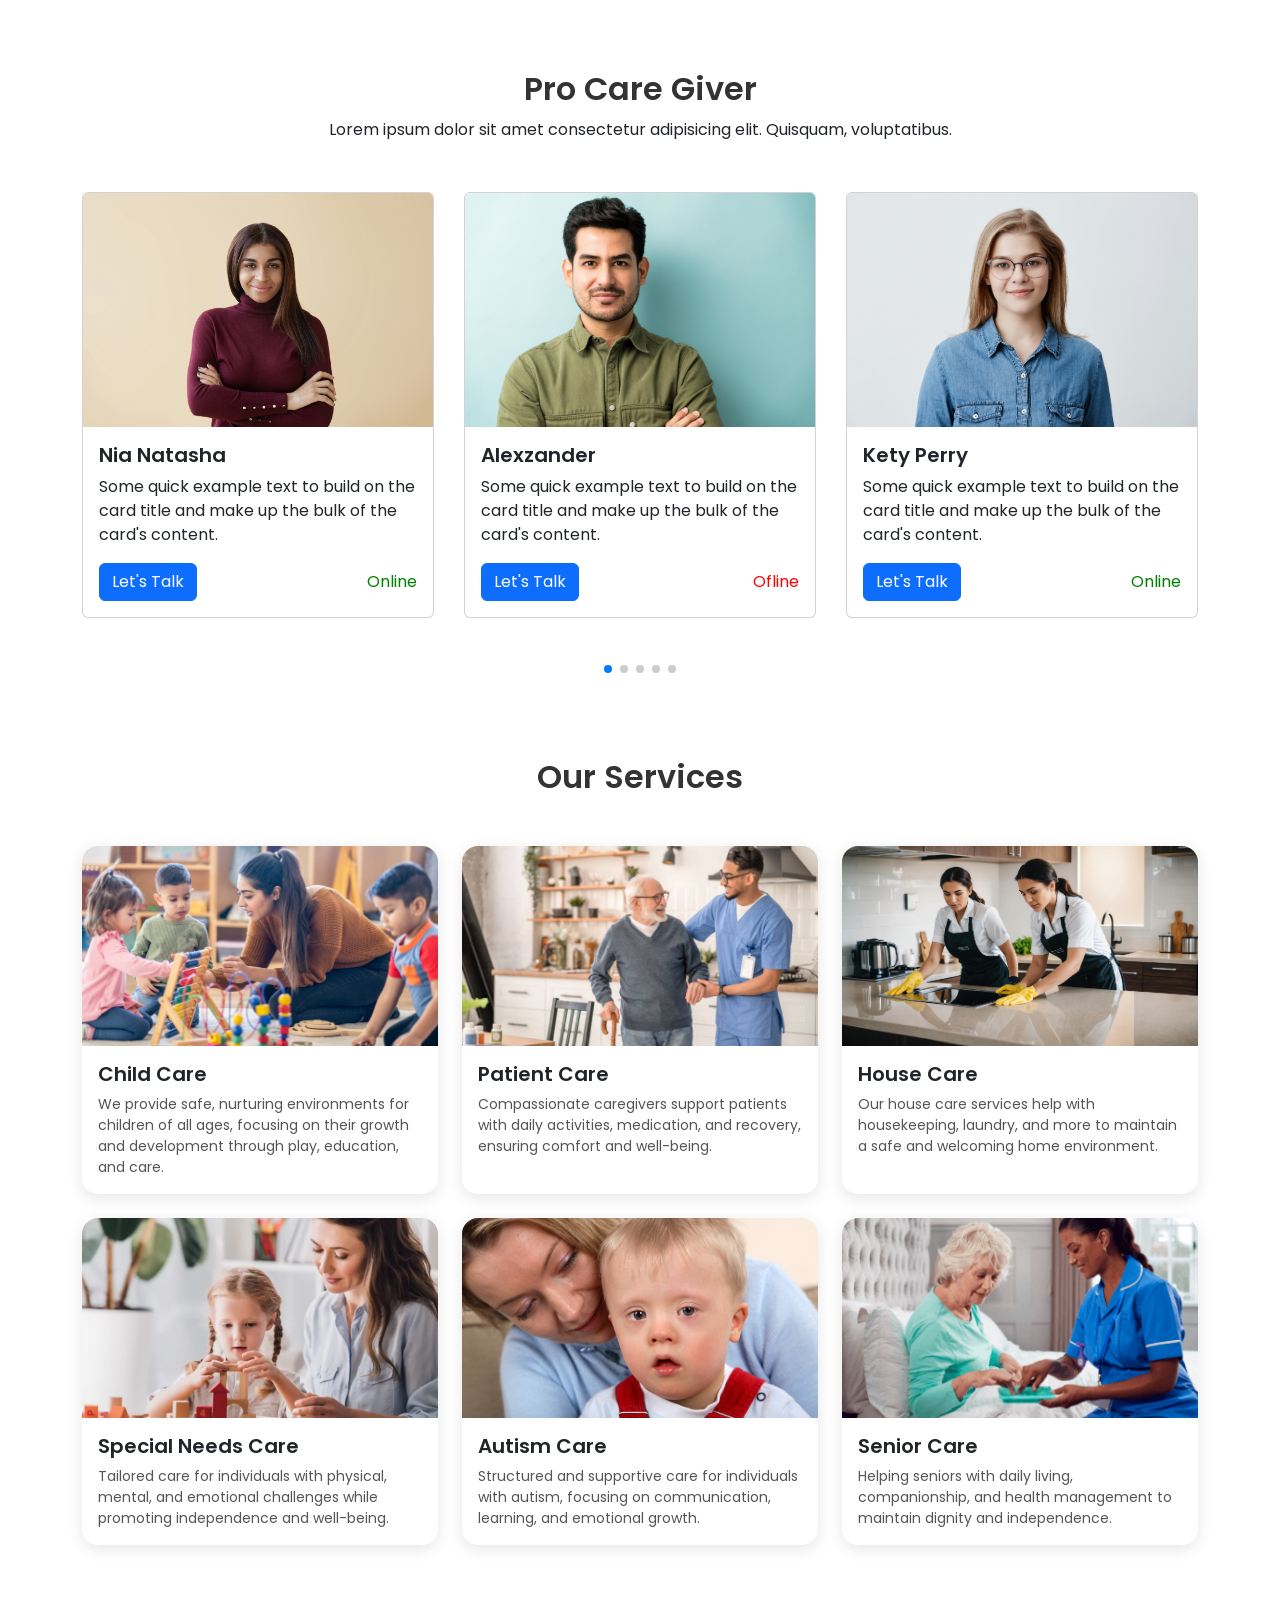
<file: index.html>
<!DOCTYPE html>
<html lang="en">
<head>
    <meta charset="UTF-8">
    <meta name="viewport" content="width=device-width, initial-scale=1.0">
    <!-- site title -->
    <title>Pro Care Template</title>
    <!-- google font -->
    <link rel="preconnect" href="https://fonts.googleapis.com">
    <link rel="preconnect" href="https://fonts.gstatic.com" crossorigin>
    <link href="https://fonts.googleapis.com/css2?family=Poppins:ital,wght@0,100;0,200;0,300;0,400;0,500;0,600;0,700;0,800;0,900;1,100;1,200;1,300;1,400;1,500;1,600;1,700;1,800;1,900&display=swap" rel="stylesheet">
    <!-- css links -->
    <link href="https://cdn.jsdelivr.net/npm/bootstrap@5.3.5/dist/css/bootstrap.min.css" rel="stylesheet" integrity="sha384-SgOJa3DmI69IUzQ2PVdRZhwQ+dy64/BUtbMJw1MZ8t5HZApcHrRKUc4W0kG879m7" crossorigin="anonymous">
    <link rel="stylesheet" href="https://cdn.jsdelivr.net/npm/swiper@11/swiper-bundle.min.css" />
    <link rel="stylesheet" href="css/style.css">
    <link rel="stylesheet" href="css/responsive.css">
</head>
<body>
    
    <!-- pro care giverr section start here -->
    <section class="pro_cara_giver">
        <div class="container">
            <div class="section_title text-center">
                <h2>Pro Care Giver</h2>
                <p>Lorem ipsum dolor sit amet consectetur adipisicing elit. Quisquam, voluptatibus.</p>
            </div>
            <div class="row">
                <div class="col">
                    <div class="swiper proCareCard">
                        <div class="swiper-wrapper">
                            <div class="swiper-slide">
                                <div class="card">
                                    <img src="images/female1.jpg" class="card-img-top" alt="card image">
                                    <div class="card-body">
                                        <h5 class="card-title">Nia Natasha</h5>
                                        <p class="card-text">Some quick example text to build on the card title and make up the bulk of the card's
                                            content.</p>
                                    </div>
                                    <div class="action_button">
                                        <a href="profile-details.html" class="btn btn-primary stretched-link">Let's Talk</a>
                                        <button class="online">Online</button>
                                    </div>
                                </div>
                            </div>
                            <div class="swiper-slide">
                                <div class="card">
                                    <img src="images/male1.jpg" class="card-img-top" alt="card image">
                                    <div class="card-body">
                                        <h5 class="card-title">Alexzander</h5>
                                        <p class="card-text">Some quick example text to build on the card title and make up the bulk of the card's
                                            content.</p>
                                    </div>
                                    <div class="action_button">
                                        <a href="profile-details.html" class="btn btn-primary stretched-link">Let's Talk</a>
                                        <button class="ofline">Ofline</button>
                                    </div>
                                </div>
                            </div>
                            <div class="swiper-slide">
                                <div class="card">
                                    <img src="images/female2.jpg" class="card-img-top" alt="card image">
                                    <div class="card-body">
                                        <h5 class="card-title">Kety Perry</h5>
                                        <p class="card-text">Some quick example text to build on the card title and make up the bulk of the card's
                                            content.</p>
                                    </div>
                                    <div class="action_button">
                                        <a href="profile-details.html" class="btn btn-primary stretched-link">Let's Talk</a>
                                        <button class="online">Online</button>
                                    </div>
                                </div>
                            </div>
                            <div class="swiper-slide">
                                <div class="card">
                                    <img src="images/male2.jpg" class="card-img-top" alt="card image">
                                    <div class="card-body">
                                        <h5 class="card-title">Jack Sperrow</h5>
                                        <p class="card-text">Some quick example text to build on the card title and make up the bulk of the card's
                                            content.</p>
                                    </div>
                                    <div class="action_button">
                                        <a href="profile-details.html" class="btn btn-primary stretched-link">Let's Talk</a>
                                        <button class="online">Online</button>
                                    </div>
                                </div>
                            </div>
                            <div class="swiper-slide">
                                <div class="card">
                                    <img src="images/female3.jpg" class="card-img-top" alt="card image">
                                    <div class="card-body">
                                        <h5 class="card-title">Aliana Grande</h5>
                                        <p class="card-text">Some quick example text to build on the card title and make up the bulk of the card's
                                            content.</p>
                                    </div>
                                    <div class="action_button">
                                        <a href="profile-details.html" class="btn btn-primary stretched-link">Let's Talk</a>
                                        <button class="ofline">Ofline</button>
                                    </div>
                                </div>
                            </div>
                        </div>
                        <!-- pagination -->
                        <div class="swiper-pagination"></div>
                    </div>
                </div>
            </div>
        </div>
    </section>
    <!-- pro care giverr section end here -->

    <!-- our services area start here -->
    <section class="our_services_area">
        <div class="container">
            <div class="section_title text-center">
                <h2>Our Services</h2>
            </div>
            <div class="row g-4">
                <div class="col-md-6 col-lg-4">
                    <div class="card service-card">
                        <img src="images/services/child-care.png" class="card-img-top" alt="Child Care">
                        <div class="card-body">
                            <h5 class="card-title">Child Care</h5>
                            <p class="card-text">We provide safe, nurturing environments for children of all ages, focusing on
                                their growth and development through play, education, and care.</p>
                        </div>
                    </div>
                </div>
        
                <div class="col-md-6 col-lg-4">
                    <div class="card service-card">
                        <img src="images/services/patient-care.png" class="card-img-top"
                            alt="Patient Care">
                        <div class="card-body">
                            <h5 class="card-title">Patient Care</h5>
                            <p class="card-text">Compassionate caregivers support patients with daily activities, medication,
                                and recovery, ensuring comfort and well-being.</p>
                        </div>
                    </div>
                </div>
        
                <div class="col-md-6 col-lg-4">
                    <div class="card service-card">
                        <img src="images/services/house-care.png" class="card-img-top" alt="House Care">
                        <div class="card-body">
                            <h5 class="card-title">House Care</h5>
                            <p class="card-text">Our house care services help with housekeeping, laundry, and more to maintain a
                                safe and welcoming home environment.</p>
                        </div>
                    </div>
                </div>
        
                <div class="col-md-6 col-lg-4">
                    <div class="card service-card">
                        <img src="images/services/special-needs-care.png" class="card-img-top"
                            alt="Special Needs Care">
                        <div class="card-body">
                            <h5 class="card-title">Special Needs Care</h5>
                            <p class="card-text">Tailored care for individuals with physical, mental, and emotional challenges
                                while promoting independence and well-being.</p>
                        </div>
                    </div>
                </div>
        
                <div class="col-md-6 col-lg-4">
                    <div class="card service-card">
                        <img src="images/services/autism-care.png" class="card-img-top" alt="Autism Care">
                        <div class="card-body">
                            <h5 class="card-title">Autism Care</h5>
                            <p class="card-text">Structured and supportive care for individuals with autism, focusing on
                                communication, learning, and emotional growth.</p>
                        </div>
                    </div>
                </div>
        
                <div class="col-md-6 col-lg-4">
                    <div class="card service-card">
                        <img src="images/services/senior-care.png" class="card-img-top" alt="Senior Care">
                        <div class="card-body">
                            <h5 class="card-title">Senior Care</h5>
                            <p class="card-text">Helping seniors with daily living, companionship, and health management to
                                maintain dignity and independence.</p>
                        </div>
                    </div>
                </div>
            </div>
        </div>
    </section>
    <!-- our services area end here -->



    <!-- script -->
    <script src="https://cdn.jsdelivr.net/npm/bootstrap@5.3.5/dist/js/bootstrap.bundle.min.js" integrity="sha384-k6d4wzSIapyDyv1kpU366/PK5hCdSbCRGRCMv+eplOQJWyd1fbcAu9OCUj5zNLiq" crossorigin="anonymous"></script>
    <script src="https://cdn.jsdelivr.net/npm/swiper@11/swiper-bundle.min.js"></script>
    <script src="js/index.js"></script>
</body>
</html>
</file>
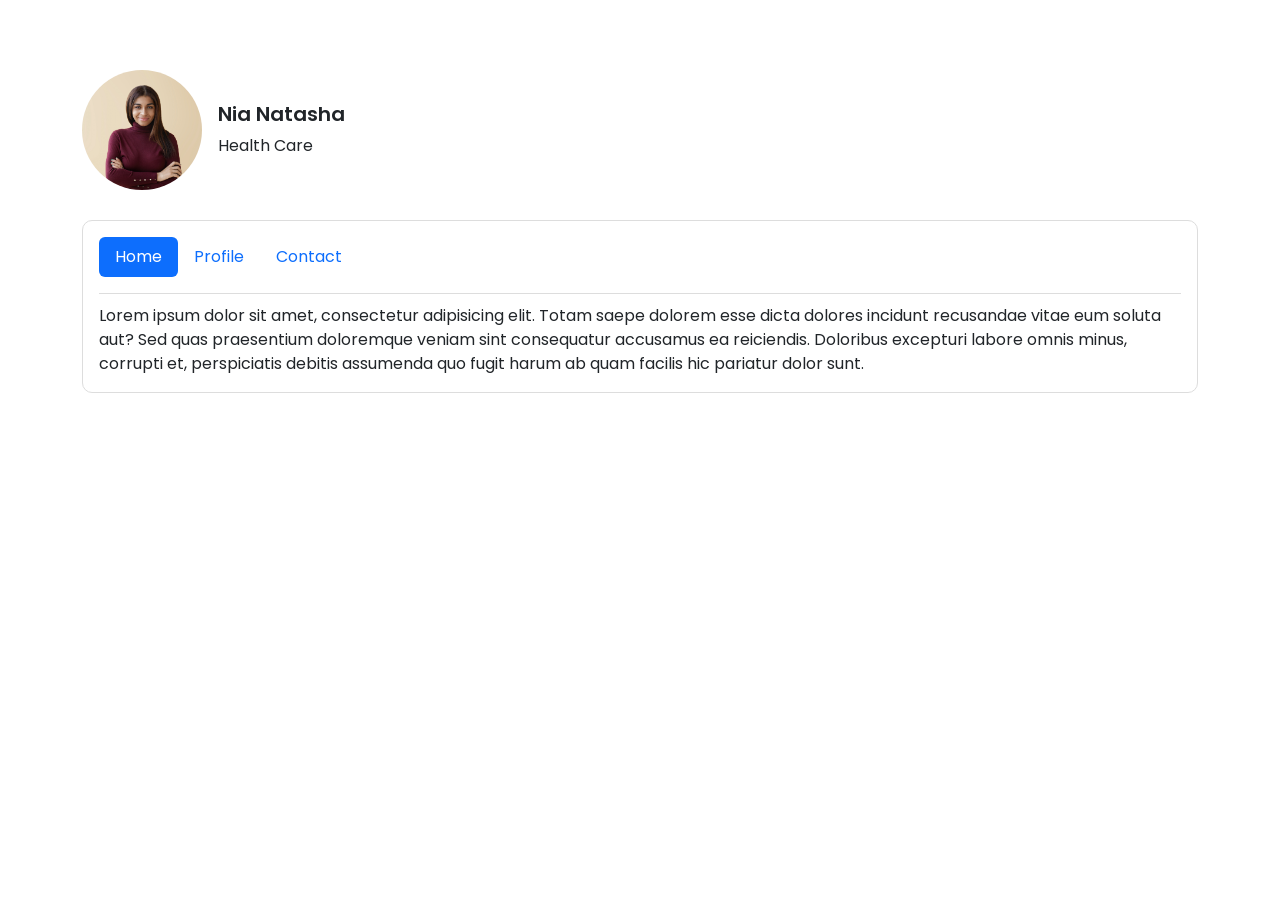
<file: profile-details.html>
<!DOCTYPE html>
<html lang="en">
<head>
    <meta charset="UTF-8">
    <meta name="viewport" content="width=device-width, initial-scale=1.0">
    <!-- site title -->
    <title>Pro Care Template</title>
    <!-- google font -->
    <link rel="preconnect" href="https://fonts.googleapis.com">
    <link rel="preconnect" href="https://fonts.gstatic.com" crossorigin>
    <link
        href="https://fonts.googleapis.com/css2?family=Poppins:ital,wght@0,100;0,200;0,300;0,400;0,500;0,600;0,700;0,800;0,900;1,100;1,200;1,300;1,400;1,500;1,600;1,700;1,800;1,900&display=swap"
        rel="stylesheet">
    <!-- css links -->
    <link href="https://cdn.jsdelivr.net/npm/bootstrap@5.3.5/dist/css/bootstrap.min.css" rel="stylesheet"
        integrity="sha384-SgOJa3DmI69IUzQ2PVdRZhwQ+dy64/BUtbMJw1MZ8t5HZApcHrRKUc4W0kG879m7" crossorigin="anonymous">
    <link rel="stylesheet" href="https://cdn.jsdelivr.net/npm/swiper@11/swiper-bundle.min.css" />
    <link rel="stylesheet" href="css/style.css">
</head>
<body>
    
    <section class="profile_details_area">
        <div class="container">
            <div class="user_profile">
                <div class="user_image">
                    <img src="images/female1.jpg" alt="">
                </div>
                <div class="user_info">
                    <h3 class="name">Nia Natasha</h3>
                    <p class="designation">Health Care</p>
                </div>
            </div>
            <div class="profile_details">
                <ul class="nav nav-pills mb-3" id="pills-tab" role="tablist">
                    <li class="nav-item" role="presentation">
                        <button class="nav-link active" id="pills-home-tab" data-bs-toggle="pill" data-bs-target="#pills-home"
                            type="button" role="tab" aria-controls="pills-home" aria-selected="true">Home</button>
                    </li>
                    <li class="nav-item" role="presentation">
                        <button class="nav-link" id="pills-profile-tab" data-bs-toggle="pill" data-bs-target="#pills-profile"
                            type="button" role="tab" aria-controls="pills-profile" aria-selected="false">Profile</button>
                    </li>
                    <li class="nav-item" role="presentation">
                        <button class="nav-link" id="pills-contact-tab" data-bs-toggle="pill" data-bs-target="#pills-contact"
                            type="button" role="tab" aria-controls="pills-contact" aria-selected="false">Contact</button>
                    </li>
                </ul>
                <div class="tab-content" id="pills-tabContent">
                    <div class="tab-pane fade show active" id="pills-home" role="tabpanel" aria-labelledby="pills-home-tab"
                        tabindex="0">
                        Lorem ipsum dolor sit amet, consectetur adipisicing elit. Totam saepe dolorem esse dicta dolores incidunt recusandae vitae eum soluta aut? Sed quas praesentium doloremque veniam sint consequatur accusamus ea reiciendis. Doloribus excepturi labore omnis minus, corrupti et, perspiciatis debitis assumenda quo fugit harum ab quam facilis hic pariatur dolor sunt.
                    </div>
                    <div class="tab-pane fade" id="pills-profile" role="tabpanel" aria-labelledby="pills-profile-tab" tabindex="0">
                        Lorem ipsum dolor sit amet consectetur adipisicing elit. Inventore, eaque. Laborum illo adipisci veritatis cumque quos molestias ipsum dolores labore impedit consectetur temporibus ea, consequuntur autem voluptatem voluptates facilis provident!
                    </div>
                    <div class="tab-pane fade" id="pills-contact" role="tabpanel" aria-labelledby="pills-contact-tab" tabindex="0">
                        Lorem ipsum dolor sit, amet consectetur adipisicing elit. Enim ab laboriosam expedita similique doloribus molestiae tenetur aperiam assumenda neque tempora?
                    </div>
                </div>
            </div>
        </div>
    </section>

    <!-- script -->
    <script src="https://cdn.jsdelivr.net/npm/bootstrap@5.3.5/dist/js/bootstrap.bundle.min.js"
        integrity="sha384-k6d4wzSIapyDyv1kpU366/PK5hCdSbCRGRCMv+eplOQJWyd1fbcAu9OCUj5zNLiq"
        crossorigin="anonymous"></script>
    <script src="https://cdn.jsdelivr.net/npm/swiper@11/swiper-bundle.min.js"></script>
    <script src="js/index.js"></script>
</body>
</html>
</file>
<file: css/style.css>
*{
    margin: 0;
    padding: 0;
    box-sizing: border-box;
}
body{
    font-family: 'Poppins', sans-serif;
}
p {
    font-family: 'Poppins', sans-serif;
    font-size: 16px;
}
h1, h2, h3, h4, h5, h6 {
    font-family: 'Poppins', sans-serif;
    font-weight: 600;
}
h1 {
    font-size: 40px;
}
h2 {
    font-size: 32px;
}
h3 {
    font-size: 28px;
}
h4 {
    font-size: 24px;
}
h5 {
    font-size: 20px;
}
h6 {
    font-size: 18px;
}
a {
    text-decoration: none;
    color: inherit;
}
a:hover {
    text-decoration: none;
    color: inherit;
}
a:focus {
    outline: none;
}
button {
    cursor: pointer;
    border: none;
    background: none;
    font-family: 'Poppins', sans-serif;
}
button:focus {
    outline: none;
}

/* section title style here */
.section_title {
    margin-bottom: 50px;
}
.section_title h2 {
    font-size: 24px;
    margin-bottom: 10px;
    text-align: center;
    color: #333;
}

/* default card style here */
.pro_cara_giver .card .action_button {
    display: flex;
    align-items: center;
    justify-content: space-between;
    padding: 0 1rem 1rem 1rem;
}
/* pro care giverr style here */
.pro_cara_giver {
    margin: 70px 0;
}
.action_button .online {
    color: green;
}
.action_button .ofline {
    color: red;
}
.proCareCard {
    padding-bottom: 70px;
}

/* profile details */
.profile_details_area {
    overflow: hidden;
    margin: 70px 0;
}
.profile_details_area .user_profile {
    display: flex;
    align-items: center;
    gap: 16px;
    margin-bottom: 30px;
}
.profile_details_area .user_info .name {
    font-size: 20px;
}
.profile_details_area .user_info .designation {
    margin-bottom: 0;
}
.profile_details_area .user_image {
    max-width: 120px;
    height: 120px;
    border-radius: 50%;
}
.profile_details_area .user_image img {
    width: 100%;
    height: 100%;
    object-fit: cover;
    border-radius: 50%;
}
.profile_details_area .profile_details {
    padding: 1rem;
    border: 1px solid #ddd;
    border-radius: 10px;
}
.profile_details_area .tab-content {
    border-top: 1px solid #ddd;
    padding-top: 10px;
}


/* our services area style here */
.our_services_area {
    margin-bottom: 70px;
}
.our_services_area .service-card {
    border: none;
    border-radius: 16px;
    box-shadow: 0 4px 16px rgba(0, 0, 0, 0.1);
    transition: transform 0.3s ease;
    height: 100%;
}

.our_services_area .service-card:hover {
    transform: translateY(-5px);
}

.our_services_area .service-card img {
    height: 200px;
    object-fit: cover;
    border-top-left-radius: 16px;
    border-top-right-radius: 16px;
}

.our_services_area .card-title {
    font-weight: 600;
}

.our_services_area .card-text {
    font-size: 14px;
    color: #555;
}
</file>
<file: css/responsive.css>
@media (min-width: 576px) {
    .section_title p {
        font-size: 14px;
    }
    p {
        font-size: 14px;
    }
}
@media (min-width: 768px) {
    .section_title h2 {
        font-size: 28px;
    }
}

@media (min-width: 992px) {

}


@media (min-width: 1200px) {
    .section_title h2 {
        font-size: 32px;
    }
    .section_title p {
        font-size: 16px;
    }
    p {
        font-size: 16px;
    }
}


@media (min-width: 1400px) {

}
</file>
